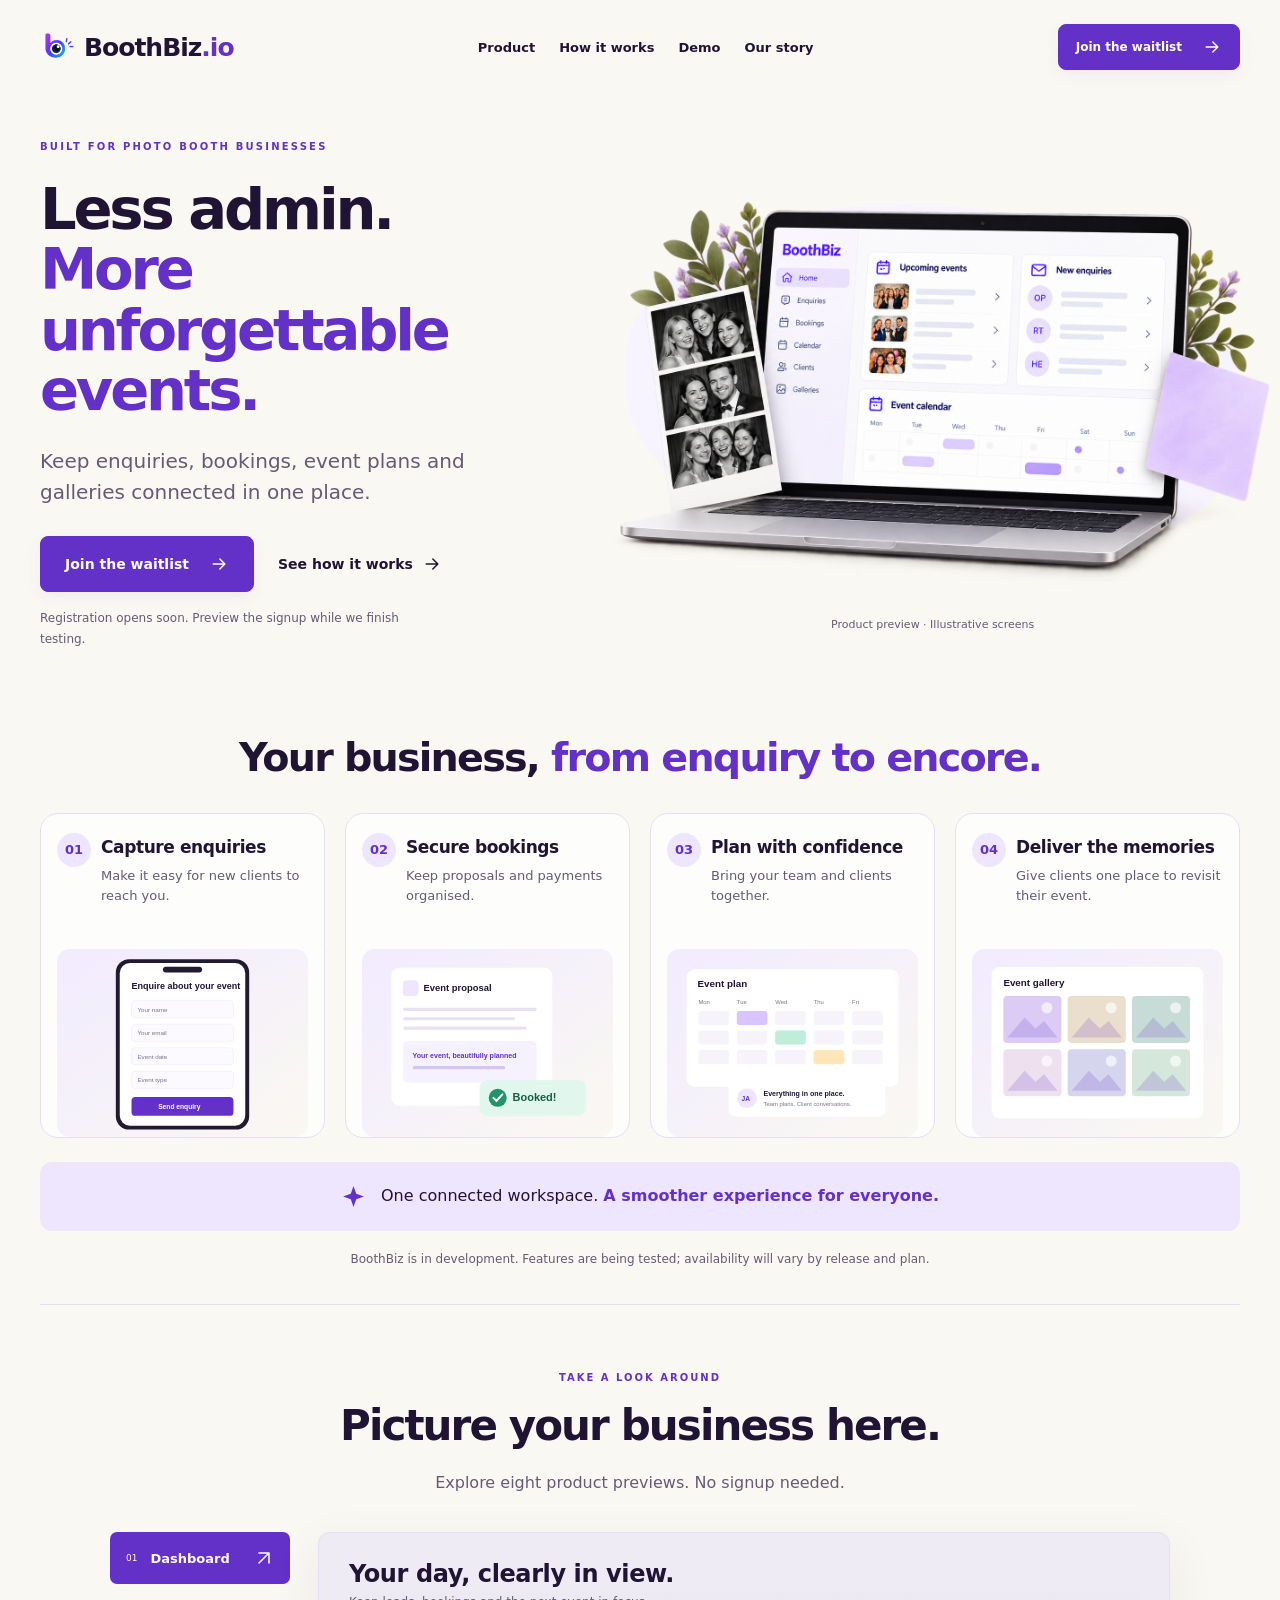
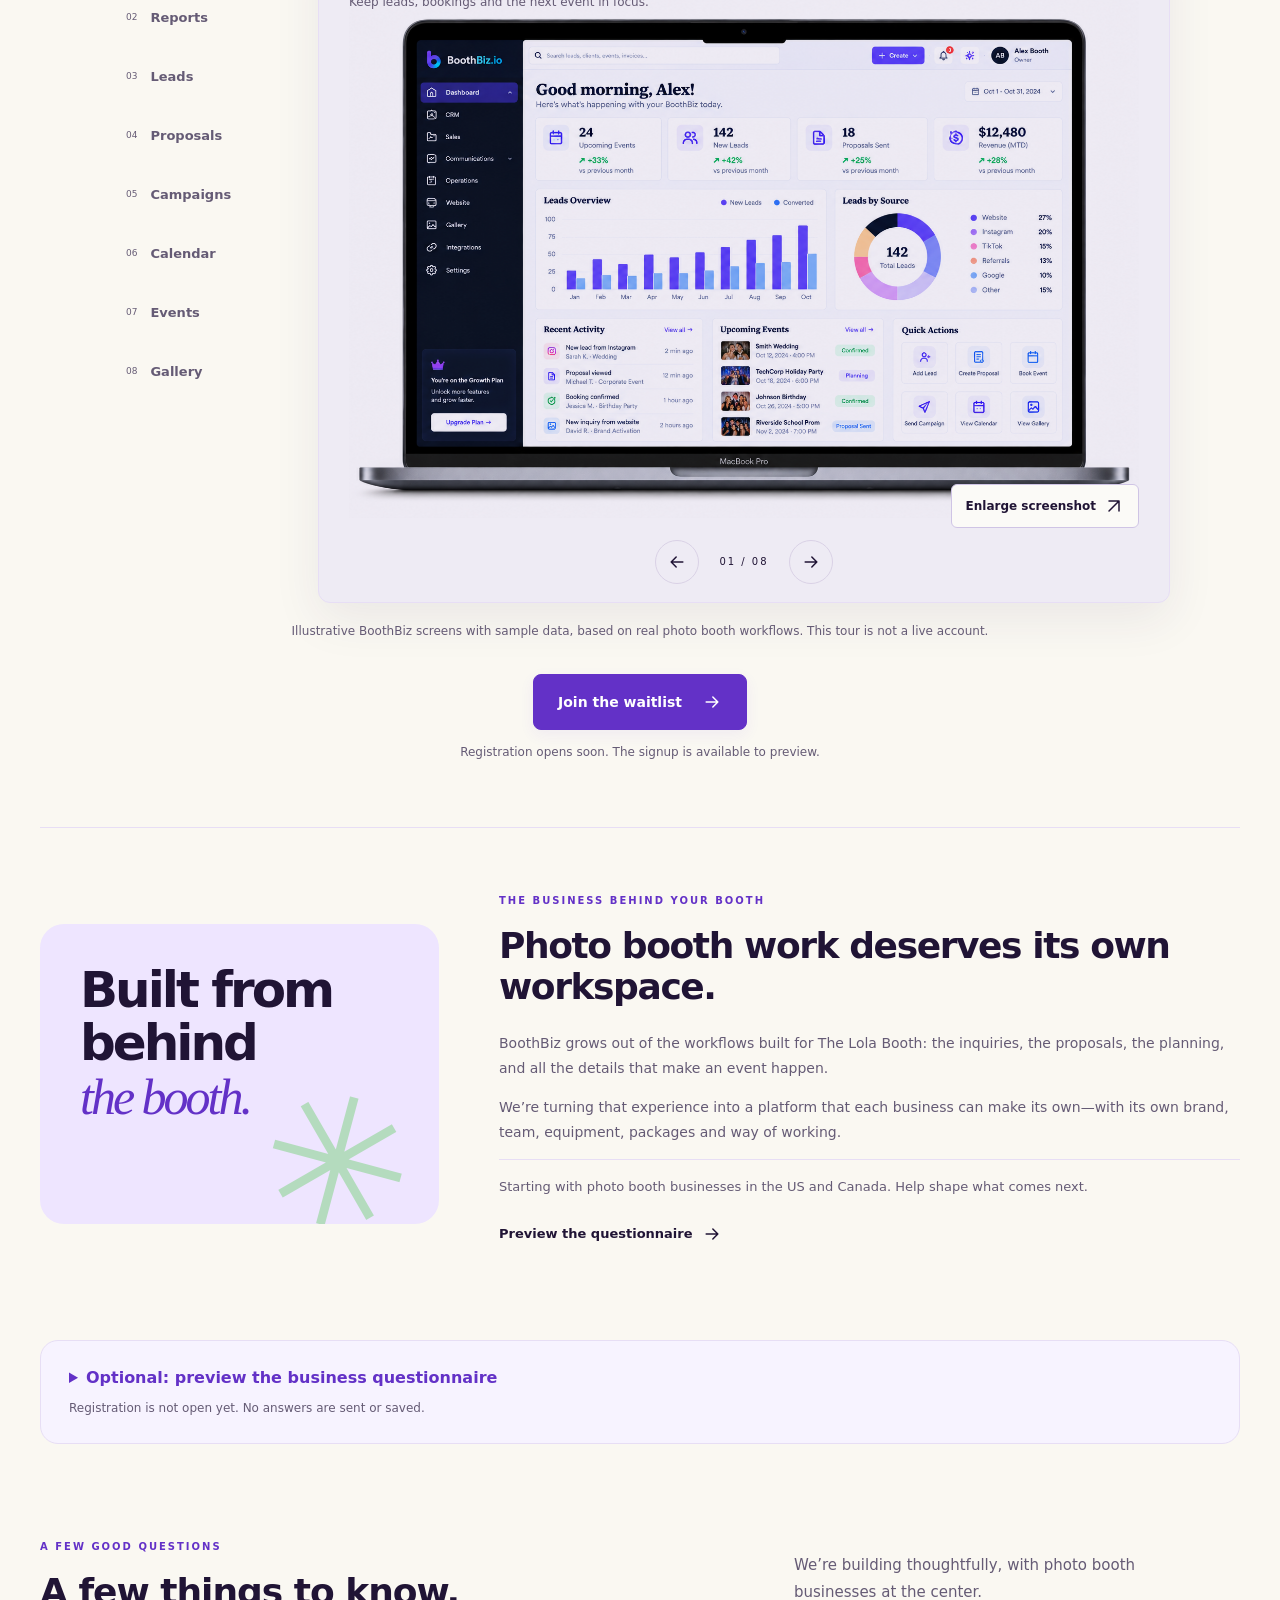
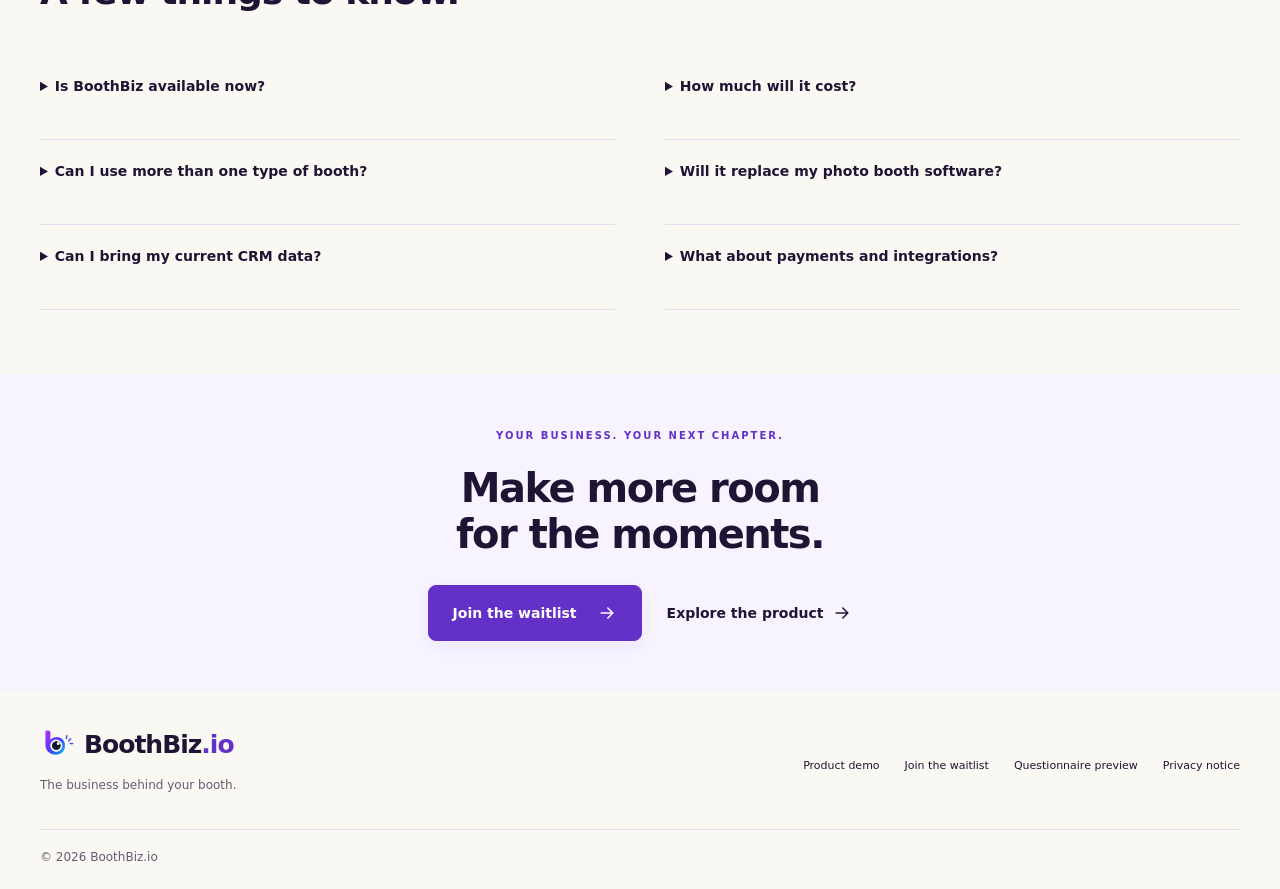
<file: index.html>
<!doctype html><html lang="en"><head><meta charset="utf-8"><meta name="viewport" content="width=device-width,initial-scale=1"><link rel="canonical" href="https://www.boothbiz.io/"><meta property="og:type" content="website"><meta property="og:title" content="BoothBiz — The business behind your booth"><meta property="og:description" content="Explore BoothBiz, a business management platform being built for photo booth owners. Preview tools for bookings, clients, and event operations."><meta property="og:url" content="https://www.boothbiz.io/"><meta property="og:image" content="https://www.boothbiz.io/assets/preview-overview.png"><meta name="twitter:card" content="summary_large_image"><meta name="twitter:description" content="Explore BoothBiz, a business management platform being built for photo booth owners. Preview tools for bookings, clients, and event operations."><meta name="description" content="Explore BoothBiz, a business management platform being built for photo booth owners. Preview tools for bookings, clients, and event operations."><meta name="theme-color" content="#6535f5"><title>BoothBiz — The business behind your booth</title><link rel="icon" href="assets/favicon.png"><link rel="stylesheet" href="design-tokens.css"><link rel="stylesheet" href="styles.css"><link rel="stylesheet" href="concept.css"><script src="script.js" defer></script></head><body>
<a class="skip" href="#main">Skip to content</a>
<header><a class="brand" href="#"><img src="assets/logo.png" alt="">BoothBiz<span>.io</span></a><nav aria-label="Main navigation" id="nav"><a href="#product">Product</a><a href="#how-it-works">How it works</a><a href="#demo">Demo</a><a href="#our-story">Our story</a></nav><a class="button small" href="/waitlist.html" data-waitlist-cta="header" aria-describedby="waitlist-availability">Join the waitlist <span aria-hidden="true"><svg class="arrow-icon" aria-hidden="true" focusable="false" viewBox="0 0 24 24"><path d="M5 12h14m-6-6 6 6-6 6"/></svg></span></a><button class="menu" aria-controls="nav" aria-expanded="false" aria-label="Open navigation"><svg class="menu-icon" aria-hidden="true" focusable="false" viewBox="0 0 24 24"><path d="M4 6h16M4 12h16M4 18h16"/></svg></button></header>
<main id="main">
<section class="concept-hero wrap" id="product" aria-labelledby="hero-heading">
 <div class="concept-copy"><p class="eyebrow">BUILT FOR PHOTO BOOTH BUSINESSES</p>
 <h1 id="hero-heading">Less admin.<br> <em>More unforgettable events.</em></h1>
 <p class="concept-lead">Keep enquiries, bookings, event plans and galleries connected in one place.</p>
 <div class="concept-actions"><a class="button" href="/waitlist.html" data-waitlist-cta="hero" aria-describedby="waitlist-availability">Join the waitlist <svg class="arrow-icon" aria-hidden="true" focusable="false" viewBox="0 0 24 24"><path d="M5 12h14m-6-6 6 6-6 6"/></svg></a><a class="text-link" href="#how-it-works">See how it works <svg class="arrow-icon" aria-hidden="true" focusable="false" viewBox="0 0 24 24"><path d="M5 12h14m-6-6 6 6-6 6"/></svg></a></div><p class="footnote" id="waitlist-availability">Registration opens soon. Preview the signup while we finish testing.</p>
 </div>
 <figure class="concept-art"><img src="assets/concept/hero-laptop.png" width="1536" height="1024" fetchpriority="high" alt="Illustrative BoothBiz dashboard on a laptop with a photo-booth strip."><figcaption>Product preview · Illustrative screens</figcaption></figure>
</section>
<section class="concept-workflow wrap" id="how-it-works" aria-labelledby="workflow-heading">
 <h2 id="workflow-heading">Your business, <em>from enquiry to encore.</em></h2>
 <div class="workflow-cards"><article class="workflow-card"><div class="workflow-title"><span aria-hidden="true">01</span><div><h3>Capture enquiries</h3><p>Make it easy for new clients to reach you.</p></div></div><img src="assets/concept/01-capture-enquiries.svg" width="640" height="480" alt="" aria-hidden="true" loading="lazy"></article>
<article class="workflow-card"><div class="workflow-title"><span aria-hidden="true">02</span><div><h3>Secure bookings</h3><p>Keep proposals and payments organised.</p></div></div><img src="assets/concept/02-secure-bookings.svg" width="640" height="480" alt="" aria-hidden="true" loading="lazy"></article>
<article class="workflow-card"><div class="workflow-title"><span aria-hidden="true">03</span><div><h3>Plan with confidence</h3><p>Bring your team and clients together.</p></div></div><img src="assets/concept/03-plan-with-confidence.svg" width="640" height="480" alt="" aria-hidden="true" loading="lazy"></article>
<article class="workflow-card"><div class="workflow-title"><span aria-hidden="true">04</span><div><h3>Deliver the memories</h3><p>Give clients one place to revisit their event.</p></div></div><img src="assets/concept/04-deliver-memories.svg" width="640" height="480" alt="" aria-hidden="true" loading="lazy"></article></div>
 <p class="benefit-strip"><svg viewBox="0 0 24 24" aria-hidden="true" focusable="false"><path d="m12 2 2.6 7.4L22 12l-7.4 2.6L12 22l-2.6-7.4L2 12l7.4-2.6Z"/></svg><span>One connected workspace. <strong>A smoother experience for everyone.</strong></span></p>
 <p class="footnote center">BoothBiz is in development. Features are being tested; availability will vary by release and plan.</p>
</section>
<section class="section wrap" id="demo"><div class="center"><div class="eyebrow">TAKE A LOOK AROUND</div><h2>Picture your business here.</h2><p>Explore eight product previews. No signup needed.</p></div><div class="tour-layout"><div role="tablist" aria-label="Product preview screens" class="tour-tabs"><button id="tab-overview" role="tab" aria-controls="demo-panel" aria-selected="true" tabindex="0" data-screen="overview"><span>01</span>Dashboard<b aria-hidden="true"><svg class="arrow-icon" aria-hidden="true" focusable="false" viewBox="0 0 24 24"><path d="M6 18 18 6M6 6h12v12"/></svg></b></button><button id="tab-analytics" role="tab" aria-controls="demo-panel" aria-selected="false" tabindex="-1" data-screen="analytics"><span>02</span>Reports<b aria-hidden="true"><svg class="arrow-icon" aria-hidden="true" focusable="false" viewBox="0 0 24 24"><path d="M6 18 18 6M6 6h12v12"/></svg></b></button><button id="tab-leads" role="tab" aria-controls="demo-panel" aria-selected="false" tabindex="-1" data-screen="leads"><span>03</span>Leads<b aria-hidden="true"><svg class="arrow-icon" aria-hidden="true" focusable="false" viewBox="0 0 24 24"><path d="M6 18 18 6M6 6h12v12"/></svg></b></button><button id="tab-proposals" role="tab" aria-controls="demo-panel" aria-selected="false" tabindex="-1" data-screen="proposals"><span>04</span>Proposals<b aria-hidden="true"><svg class="arrow-icon" aria-hidden="true" focusable="false" viewBox="0 0 24 24"><path d="M6 18 18 6M6 6h12v12"/></svg></b></button><button id="tab-campaigns" role="tab" aria-controls="demo-panel" aria-selected="false" tabindex="-1" data-screen="campaigns"><span>05</span>Campaigns<b aria-hidden="true"><svg class="arrow-icon" aria-hidden="true" focusable="false" viewBox="0 0 24 24"><path d="M6 18 18 6M6 6h12v12"/></svg></b></button><button id="tab-calendar" role="tab" aria-controls="demo-panel" aria-selected="false" tabindex="-1" data-screen="calendar"><span>06</span>Calendar<b aria-hidden="true"><svg class="arrow-icon" aria-hidden="true" focusable="false" viewBox="0 0 24 24"><path d="M6 18 18 6M6 6h12v12"/></svg></b></button><button id="tab-events" role="tab" aria-controls="demo-panel" aria-selected="false" tabindex="-1" data-screen="events"><span>07</span>Events<b aria-hidden="true"><svg class="arrow-icon" aria-hidden="true" focusable="false" viewBox="0 0 24 24"><path d="M6 18 18 6M6 6h12v12"/></svg></b></button><button id="tab-gallery" role="tab" aria-controls="demo-panel" aria-selected="false" tabindex="-1" data-screen="gallery"><span>08</span>Gallery<b aria-hidden="true"><svg class="arrow-icon" aria-hidden="true" focusable="false" viewBox="0 0 24 24"><path d="M6 18 18 6M6 6h12v12"/></svg></b></button></div><div id="demo-panel" class="tour-panel" role="tabpanel" aria-labelledby="tab-overview"><div class="tour-caption" aria-live="polite"><h3 id="tour-title">Your day, clearly in view.</h3><p id="tour-copy">Keep leads, bookings and the next event in focus.</p></div><img id="tour-image" src="assets/preview-overview.png" alt="Illustrative BoothBiz Dashboard product screen" width="1200" height="800" loading="lazy"><div class="demo-actions"><button id="enlarge-screen" type="button" class="enlarge-button" aria-haspopup="dialog">Enlarge screenshot <span aria-hidden="true"><svg class="arrow-icon" aria-hidden="true" focusable="false" viewBox="0 0 24 24"><path d="M6 18 18 6M6 6h12v12"/></svg></span></button></div><div class="tour-controls"><button id="previous" aria-label="Previous demo screen"><svg class="arrow-icon" aria-hidden="true" focusable="false" viewBox="0 0 24 24"><path d="M19 12H5m6-6-6 6 6 6"/></svg></button><span id="tour-count">01 / 08</span><button id="next" aria-label="Next demo screen"><svg class="arrow-icon" aria-hidden="true" focusable="false" viewBox="0 0 24 24"><path d="M5 12h14m-6-6 6 6-6 6"/></svg></button></div></div></div><p class="footnote center">Illustrative BoothBiz screens with sample data, based on real photo booth workflows. This tour is not a live account.</p><div class="waitlist-invite"><a class="button" href="/waitlist.html" data-waitlist-cta="demo" aria-describedby="waitlist-availability">Join the waitlist <svg class="arrow-icon" aria-hidden="true" focusable="false" viewBox="0 0 24 24"><path d="M5 12h14m-6-6 6 6-6 6"/></svg></a><p class="footnote">Registration opens soon. The signup is available to preview.</p></div></section>
<section class="section wrap story" id="our-story"><div class="story-mark" aria-hidden="true">Built from<br>behind<br> <em>the booth.</em><span>✳</span></div><div><div class="eyebrow">THE BUSINESS BEHIND YOUR BOOTH</div><h2>Photo booth work deserves its own workspace.</h2><p>BoothBiz grows out of the workflows built for The Lola Booth: the inquiries, the proposals, the planning, and all the details that make an event happen.</p><p>We’re turning that experience into a platform that each business can make its own—with its own brand, team, equipment, packages and way of working.</p><p class="story-note">Starting with photo booth businesses in the US and Canada. Help shape what comes next.</p><a class="text-link" href="#waitlist">Preview the questionnaire <svg class="arrow-icon" aria-hidden="true" focusable="false" viewBox="0 0 24 24"><path d="M5 12h14m-6-6 6 6-6 6"/></svg></a></div></section>
<details class="questionnaire-disclosure wrap" id="waitlist"><summary>Optional: preview the business questionnaire<span>Registration is not open yet. No answers are sent or saved.</span></summary><section class="section tint" id="questionnaire-content" aria-label="Business questionnaire preview"><div class="wrap waitlist-grid"><div class="waitlist-intro"><div class="eyebrow">BUSINESS QUESTIONNAIRE · PREVIEW ONLY</div><h2>Your next chapter<br>starts here.</h2><p>Registration is not open yet. No answers are sent or saved. This optional questionnaire preview shows the business needs we’re designing around. Please do not enter personal information.</p><ul class="plain-list"><li><span>✓</span> No payment or account required</li><li><span>✓</span> Preview the equipment and software questions</li><li><span>✓</span> No answers are sent or saved in this preview</li></ul><div class="next-card"><strong>What happens next?</strong><p>When registration opens, you’ll be able to join with your email first, then optionally tell us about your business. We’ll share confirmed availability here; no launch date or invitation is guaranteed.</p></div><p class="footnote">Plans and launch pricing will be shared when confirmed.</p></div><div class="form-shell"><form id="waitlist-form" novalidate><p id="save-availability" class="hint" role="status">Questionnaire preview only. Registration is not open yet. No answers are sent or saved.</p><div class="form-header"><span id="step-label">01 / 04</span><span id="step-name">Your business</span></div><div class="progress" aria-hidden="true"><span></span></div><div id="form-error" role="alert" hidden></div><nav class="questionnaire-steps" aria-label="Questionnaire preview steps"><button type="button" data-preview-step="0" aria-current="step"><span>01</span> Business</button><button type="button" data-preview-step="1"><span>02</span> Equipment</button><button type="button" data-preview-step="2"><span>03</span> Workflow</button><button type="button" data-preview-step="3"><span>04</span> Looking ahead</button></nav><p class="preview-navigation-note">Explore freely: no answers are required.</p>
<fieldset class="step" data-step="0"><legend>First, an introduction.</legend><p class="field-intro">Preview the questions we plan to ask. No answers are needed to explore any step.</p><div class="two"><label>Your name<input name="name" disabled autocomplete="name" maxlength="100"></label><label>Business email<input name="email" disabled autocomplete="email" type="email" maxlength="254"></label></div><label>Business name<input name="business_name" disabled autocomplete="organization" maxlength="150"></label><div class="two"><label>Country<select name="country"><option value="">Select country</option><option value="US">United States</option><option value="CA">Canada</option><option value="OTHER">Other</option></select></label><label>City / region<input name="location" disabled autocomplete="address-level2" maxlength="150"></label></div><label>Website or social profile <span class="optional">Optional</span><input name="website" disabled placeholder="Your website or @handle" maxlength="300"></label><label>How long have you been in business?<select name="business_age"><option value="">Select an answer</option><option>Planning to launch</option><option>Less than 1 year</option><option>1–2 years</option><option>3–5 years</option><option>6–10 years</option><option>More than 10 years</option></select></label></fieldset>
<fieldset class="step" data-step="1" hidden><legend>Tell us about your setup.</legend><p class="field-intro">Try the equipment and software selections, or move on without answering. Nothing is sent or saved.</p><div class="question"><h3>What equipment or experiences do you offer?</h3><div class="choices"><div class="choice-row"><label class="choice" for="equipment-0"><input id="equipment-0" type="checkbox" name="equipment" value="DSLR / mirrorless photo booth"><span>DSLR / mirrorless photo booth</span></label><label class="quantity" hidden data-for="equipment-0">Units<input aria-label="Number of DSLR / mirrorless photo booth units" type="number" name="quantity_0" min="0" max="10000" inputmode="numeric"></label></div><div class="choice-row"><label class="choice" for="equipment-1"><input id="equipment-1" type="checkbox" name="equipment" value="iPad / tablet photo booth"><span>iPad / tablet photo booth</span></label><label class="quantity" hidden data-for="equipment-1">Units<input aria-label="Number of iPad / tablet photo booth units" type="number" name="quantity_1" min="0" max="10000" inputmode="numeric"></label></div><div class="choice-row"><label class="choice" for="equipment-2"><input id="equipment-2" type="checkbox" name="equipment" value="360 video booth"><span>360 video booth</span></label><label class="quantity" hidden data-for="equipment-2">Units<input aria-label="Number of 360 video booth units" type="number" name="quantity_2" min="0" max="10000" inputmode="numeric"></label></div><div class="choice-row"><label class="choice" for="equipment-3"><input id="equipment-3" type="checkbox" name="equipment" value="Mirror booth"><span>Mirror booth</span></label><label class="quantity" hidden data-for="equipment-3">Units<input aria-label="Number of Mirror booth units" type="number" name="quantity_3" min="0" max="10000" inputmode="numeric"></label></div><div class="choice-row"><label class="choice" for="equipment-4"><input id="equipment-4" type="checkbox" name="equipment" value="Magazine booth"><span>Magazine booth</span></label><label class="quantity" hidden data-for="equipment-4">Units<input aria-label="Number of Magazine booth units" type="number" name="quantity_4" min="0" max="10000" inputmode="numeric"></label></div><div class="choice-row"><label class="choice" for="equipment-5"><input id="equipment-5" type="checkbox" name="equipment" value="Enclosed photo booth"><span>Enclosed photo booth</span></label><label class="quantity" hidden data-for="equipment-5">Units<input aria-label="Number of Enclosed photo booth units" type="number" name="quantity_5" min="0" max="10000" inputmode="numeric"></label></div><div class="choice-row"><label class="choice" for="equipment-6"><input id="equipment-6" type="checkbox" name="equipment" value="Roaming photo booth"><span>Roaming photo booth</span></label><label class="quantity" hidden data-for="equipment-6">Units<input aria-label="Number of Roaming photo booth units" type="number" name="quantity_6" min="0" max="10000" inputmode="numeric"></label></div><div class="choice-row"><label class="choice" for="equipment-7"><input id="equipment-7" type="checkbox" name="equipment" value="Audio guest book"><span>Audio guest book</span></label><label class="quantity" hidden data-for="equipment-7">Units<input aria-label="Number of Audio guest book units" type="number" name="quantity_7" min="0" max="10000" inputmode="numeric"></label></div><div class="choice-row"><label class="choice" for="equipment-8"><input id="equipment-8" type="checkbox" name="equipment" value="Other"><span>Other</span></label></div></div><label class="other" hidden id="equipment-other-wrap">Tell us what else you use<input name="equipment_other" maxlength="300" placeholder="Please specify" disabled></label></div><div class="question"><h3>Which photo booth or capture software do you use?</h3><p class="hint">Select every tool you use across your equipment.</p><div class="choices"><div class="choice-row"><label class="choice" for="software-0"><input id="software-0" type="checkbox" name="software" value="Fiesta"><span>Fiesta</span></label></div><div class="choice-row"><label class="choice" for="software-1"><input id="software-1" type="checkbox" name="software" value="LumaBooth / dslrBooth"><span>LumaBooth / dslrBooth</span></label></div><div class="choice-row"><label class="choice" for="software-2"><input id="software-2" type="checkbox" name="software" value="Snappic"><span>Snappic</span></label></div><div class="choice-row"><label class="choice" for="software-3"><input id="software-3" type="checkbox" name="software" value="Touchpix"><span>Touchpix</span></label></div><div class="choice-row"><label class="choice" for="software-4"><input id="software-4" type="checkbox" name="software" value="Darkroom Booth"><span>Darkroom Booth</span></label></div><div class="choice-row"><label class="choice" for="software-5"><input id="software-5" type="checkbox" name="software" value="Breeze"><span>Breeze</span></label></div><div class="choice-row"><label class="choice" for="software-6"><input id="software-6" type="checkbox" name="software" value="Curator"><span>Curator</span></label></div><div class="choice-row"><label class="choice" for="software-7"><input id="software-7" type="checkbox" name="software" value="Other"><span>Other</span></label></div><div class="choice-row"><label class="choice" for="software-8"><input id="software-8" type="checkbox" name="software" value="None yet / still exploring"><span>None yet / still exploring</span></label></div></div><label class="other" hidden id="software-other-wrap">Tell us what else you use<input name="software_other" maxlength="300" placeholder="Please specify" disabled></label></div><div class="two"><label>Typical events per month <span class="optional">Optional</span><select name="event_volume"><option value="">Select an answer</option><option>Not operating yet</option><option>1–4</option><option>5–10</option><option>11–20</option><option>21–40</option><option>41+</option><option>Varies seasonally</option></select></label><label>Team size, including you <span class="optional">Optional</span><select name="team_size"><option value="">Select an answer</option><option>Just me</option><option>2–5</option><option>6–10</option><option>11–20</option><option>21+</option></select></label></div></fieldset>
<fieldset class="step" data-step="2" hidden><legend>How do you run things today?</legend><p class="field-intro">Your capture software and your office tools do different jobs. Tell us about both.</p><div class="question"><h3>Which CRM or administrative tools do you use?</h3><p class="hint">Select all that apply, including manual methods.</p><div class="choices"><div class="choice-row"><label class="choice" for="crm-0"><input id="crm-0" type="checkbox" name="crm" value="HoneyBook"><span>HoneyBook</span></label></div><div class="choice-row"><label class="choice" for="crm-1"><input id="crm-1" type="checkbox" name="crm" value="Dubsado"><span>Dubsado</span></label></div><div class="choice-row"><label class="choice" for="crm-2"><input id="crm-2" type="checkbox" name="crm" value="17hats"><span>17hats</span></label></div><div class="choice-row"><label class="choice" for="crm-3"><input id="crm-3" type="checkbox" name="crm" value="BoothBook"><span>BoothBook</span></label></div><div class="choice-row"><label class="choice" for="crm-4"><input id="crm-4" type="checkbox" name="crm" value="Check Cherry"><span>Check Cherry</span></label></div><div class="choice-row"><label class="choice" for="crm-5"><input id="crm-5" type="checkbox" name="crm" value="Releventful"><span>Releventful</span></label></div><div class="choice-row"><label class="choice" for="crm-6"><input id="crm-6" type="checkbox" name="crm" value="Spreadsheets"><span>Spreadsheets</span></label></div><div class="choice-row"><label class="choice" for="crm-7"><input id="crm-7" type="checkbox" name="crm" value="Email / calendar"><span>Email / calendar</span></label></div><div class="choice-row"><label class="choice" for="crm-8"><input id="crm-8" type="checkbox" name="crm" value="Paper / notes"><span>Paper / notes</span></label></div><div class="choice-row"><label class="choice" for="crm-9"><input id="crm-9" type="checkbox" name="crm" value="Other"><span>Other</span></label></div><div class="choice-row"><label class="choice" for="crm-10"><input id="crm-10" type="checkbox" name="crm" value="None yet"><span>None yet</span></label></div></div><label class="other" hidden id="crm-other-wrap">Tell us what else you use<input name="crm_other" maxlength="300" placeholder="Please specify" disabled></label></div><div class="question"><h3>Which processes do you handle manually?</h3><div class="choices"><div class="choice-row"><label class="choice" for="manual-0"><input id="manual-0" type="checkbox" name="manual" value="Lead follow-ups"><span>Lead follow-ups</span></label></div><div class="choice-row"><label class="choice" for="manual-1"><input id="manual-1" type="checkbox" name="manual" value="Proposals and agreements"><span>Proposals and agreements</span></label></div><div class="choice-row"><label class="choice" for="manual-2"><input id="manual-2" type="checkbox" name="manual" value="Invoices and payment tracking"><span>Invoices and payment tracking</span></label></div><div class="choice-row"><label class="choice" for="manual-3"><input id="manual-3" type="checkbox" name="manual" value="Scheduling"><span>Scheduling</span></label></div><div class="choice-row"><label class="choice" for="manual-4"><input id="manual-4" type="checkbox" name="manual" value="Staff and equipment allocation"><span>Staff and equipment allocation</span></label></div><div class="choice-row"><label class="choice" for="manual-5"><input id="manual-5" type="checkbox" name="manual" value="Event planning"><span>Event planning</span></label></div><div class="choice-row"><label class="choice" for="manual-6"><input id="manual-6" type="checkbox" name="manual" value="Creative approvals"><span>Creative approvals</span></label></div><div class="choice-row"><label class="choice" for="manual-7"><input id="manual-7" type="checkbox" name="manual" value="Gallery delivery"><span>Gallery delivery</span></label></div><div class="choice-row"><label class="choice" for="manual-8"><input id="manual-8" type="checkbox" name="manual" value="Marketing"><span>Marketing</span></label></div><div class="choice-row"><label class="choice" for="manual-9"><input id="manual-9" type="checkbox" name="manual" value="Reporting"><span>Reporting</span></label></div></div></div><label>What are your biggest administrative challenges? <span class="optional">Optional</span><textarea name="challenges" disabled maxlength="2000" rows="3" placeholder="What takes too much time, gets missed, or makes growth difficult?"></textarea></label><label>Which workflows would you most like BoothBiz to help with? <span class="optional">Optional</span><textarea name="priorities" disabled maxlength="1000" rows="2" placeholder="Your top three priorities"></textarea></label></fieldset>
<fieldset class="step" data-step="3" hidden><legend>Help shape what’s next.</legend><p class="field-intro">Spending and time questions are optional. Estimates are welcome.</p><div class="two"><label>Currency<select name="currency"><option>USD</option><option>CAD</option></select></label><label>Monthly software spending<select name="current_spend"><option value="">Prefer not to answer</option><option>$0 — free tools / manual</option><option>$1–$49</option><option>$50–$99</option><option>$100–$199</option><option>$200–$399</option><option>$400+</option><option>Not sure</option></select></label></div><p class="hint">For CRM, scheduling, contracts, invoicing and marketing software. Exclude payment fees, ads, equipment and wages.</p><label>Hours your team spends on admin each week<select name="admin_hours"><option value="">Prefer not to answer</option><option>Under 5</option><option>5–10</option><option>11–20</option><option>21–40</option><option>Over 40</option><option>Not sure</option></select></label><label>Monthly budget you would consider for BoothBiz<select name="budget"><option value="">Prefer not to answer</option><option>Under $50</option><option>$50–$99</option><option>$100–$199</option><option>$200+</option><option>I need to try it first</option><option>Not sure</option></select></label><p class="hint">This is research, not a price offer or commitment.</p><label>When might you consider a new system?<select name="switch_timing"><option value="">Select an answer (optional)</option><option>As soon as it fits my needs</option><option>Within 3 months</option><option>Within 6 months</option><option>Later / just exploring</option></select></label><label class="check-line"><input name="research_consent" type="checkbox">I’m open to a product feedback conversation or demo invitation. <span class="optional">Optional</span></label><label class="check-line"><input name="consent" type="checkbox">I agree that BoothBiz may store these answers and contact me about my waitlist application and early access when registration opens. <a href="privacy.html" target="_blank" rel="noopener">How we use your information</a></label><label class="check-line"><input name="updates_consent" type="checkbox">Send me occasional product and launch updates. <span class="optional">Optional</span></label><div class="trap" aria-hidden="true"><label>Leave this blank<input name="company_url" tabindex="-1" autocomplete="off"></label></div><p class="hint">Registration is not open yet. This questionnaire is a preview; please do not enter personal information.</p></fieldset><div class="form-actions"><button type="button" id="back" class="back" hidden><svg class="arrow-icon" aria-hidden="true" focusable="false" viewBox="0 0 24 24"><path d="M19 12H5m6-6-6 6 6 6"/></svg> Back</button><button type="button" id="continue" class="button">Preview next step <svg class="arrow-icon" aria-hidden="true" focusable="false" viewBox="0 0 24 24"><path d="M5 12h14m-6-6 6 6-6 6"/></svg></button><button type="submit" id="submit" class="button" hidden disabled>Applications open soon</button></div><p class="footnote">No password, payment details, or equipment serial numbers needed.</p></form><div id="success" hidden role="status" tabindex="-1"><span class="success-mark">✓</span><div class="eyebrow">APPLICATION SAVED</div><h3>You’re on the list.</h3><p>Thank you for telling us about your business. Your application has been saved for review.</p><p>No account has been created and no email has been sent.</p><a class="text-link" href="#demo">Take another look around <svg class="arrow-icon" aria-hidden="true" focusable="false" viewBox="0 0 24 24"><path d="M5 12h14m-6-6 6 6-6 6"/></svg></a></div></div></div></section>
</details>
<section class="section wrap" id="faq"><div class="section-intro"><div><div class="eyebrow">A FEW GOOD QUESTIONS</div><h2>A few things to know.</h2></div><p>We’re building thoughtfully, with photo booth businesses at the center.</p></div><div class="faq-grid"><details><summary>Is BoothBiz available now?</summary><p>BoothBiz is in development. Early-access registration is not open yet. The product tour and questionnaire are previews; neither creates a business account.</p></details><details><summary>How much will it cost?</summary><p>Subscription plans and launch pricing are being developed. We’ll share confirmed details before you’re asked to pay. There is no payment or purchase in this preview.</p></details><details><summary>Can I use more than one type of booth?</summary><p>BoothBiz is being designed for businesses with different experiences and equipment. The optional questionnaire preview shows the equipment types we’re designing around.</p></details><details><summary>Will it replace my photo booth software?</summary><p>BoothBiz focuses on managing the business around your events. Your photo booth capture software is a separate tool. Planned integrations will be announced as they become available.</p></details><details><summary>Can I bring my current CRM data?</summary><p>The optional questionnaire preview includes questions about current tools and migration needs. Migration tools and support are being planned; no automatic import is promised at this stage.</p></details><details><summary>What about payments and integrations?</summary><p>Provider integrations are planned and currently deferred. The demo uses sample data and does not take payments or send campaigns.</p></details></div></section>
<section class="closing"><div class="wrap"><span class="eyebrow">YOUR BUSINESS. YOUR NEXT CHAPTER.</span><h2>Make more room<br>for the moments.</h2><div class="closing-actions"><a class="button light" href="/waitlist.html" data-waitlist-cta="closing" aria-describedby="waitlist-availability">Join the waitlist <svg class="arrow-icon" aria-hidden="true" focusable="false" viewBox="0 0 24 24"><path d="M5 12h14m-6-6 6 6-6 6"/></svg></a><a class="text-link" href="#demo">Explore the product <svg class="arrow-icon" aria-hidden="true" focusable="false" viewBox="0 0 24 24"><path d="M5 12h14m-6-6 6 6-6 6"/></svg></a></div></div></section></main><dialog id="screenshot-viewer" aria-labelledby="viewer-title"><div class="viewer-header"><div><h2 id="viewer-title">Dashboard preview</h2><p>Illustrative screen · sample data. Scroll or swipe the image to inspect details.</p></div><button type="button" id="close-viewer" class="icon-button" aria-label="Close enlarged screenshot"><svg class="arrow-icon" aria-hidden="true" focusable="false" viewBox="0 0 24 24"><path d="m6 6 12 12M18 6 6 18"/></svg></button></div><div class="viewer-toolbar"><button type="button" id="viewer-previous" class="icon-button" aria-label="Previous enlarged screenshot"><svg class="arrow-icon" aria-hidden="true" focusable="false" viewBox="0 0 24 24"><path d="M19 12H5m6-6-6 6 6 6"/></svg></button><span id="viewer-count">01 / 08</span><button type="button" id="viewer-next" class="icon-button" aria-label="Next enlarged screenshot"><svg class="arrow-icon" aria-hidden="true" focusable="false" viewBox="0 0 24 24"><path d="M5 12h14m-6-6 6 6-6 6"/></svg></button><button type="button" id="viewer-fit" class="fit-button" aria-pressed="false">Fit to screen</button></div><div class="viewer-image-area" tabindex="0" aria-label="Scrollable enlarged product screenshot"><img id="viewer-image" src="assets/preview-overview.png" alt="Enlarged illustrative BoothBiz Dashboard screen with sample data" width="1200" height="800"></div></dialog><footer class="wrap"><div><a class="brand" href="#"><img src="assets/logo.png" alt="">BoothBiz<span>.io</span></a><p>The business behind your booth.</p></div><div><a href="#demo">Product demo</a><a href="/waitlist.html" data-waitlist-cta="footer" aria-describedby="waitlist-availability">Join the waitlist</a><a href="#waitlist">Questionnaire preview</a><a href="privacy.html">Privacy notice</a></div><p class="copyright">© <span id="year"></span> BoothBiz.io</p></footer></body></html>
</file>
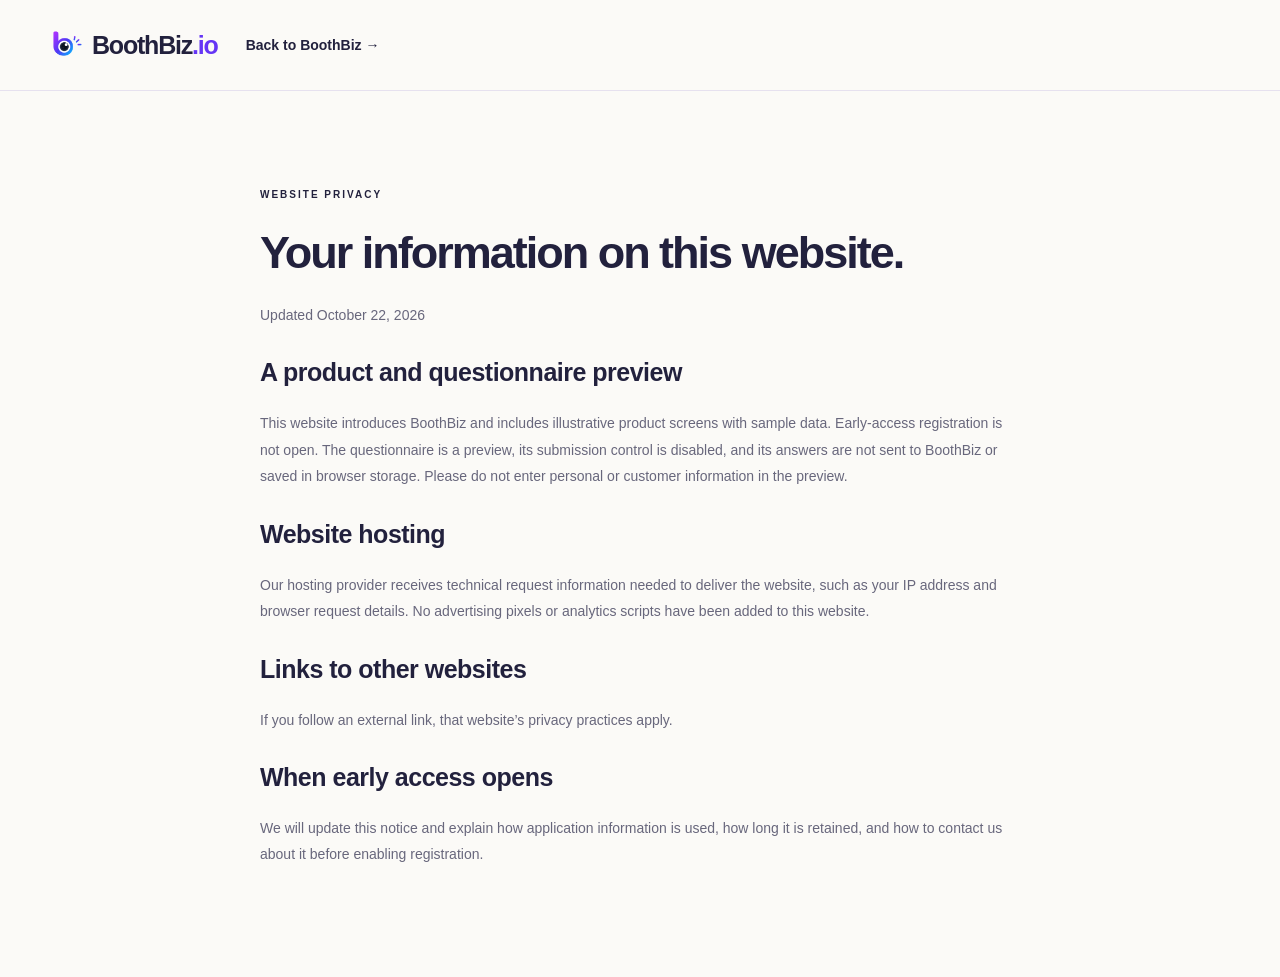
<file: privacy.html>
<!doctype html><html lang="en"><head><meta charset="utf-8"><meta name="viewport" content="width=device-width,initial-scale=1"><title>Website privacy notice — BoothBiz</title><link rel="canonical" href="https://www.boothbiz.io/privacy.html"><link rel="stylesheet" href="styles.css"></head><body><header><a href="/" class="brand"><img src="assets/logo.png" alt="">BoothBiz<span>.io</span></a><a href="/" class="text-link">Back to BoothBiz →</a></header><main class="legal wrap section"><div class="eyebrow">WEBSITE PRIVACY</div><h1 style="font-size:45px;letter-spacing:-2px">Your information on this website.</h1><p>Updated October 22, 2026</p><h2>A product and questionnaire preview</h2><p>This website introduces BoothBiz and includes illustrative product screens with sample data. Early-access registration is not open. The questionnaire is a preview, its submission control is disabled, and its answers are not sent to BoothBiz or saved in browser storage. Please do not enter personal or customer information in the preview.</p><h2>Website hosting</h2><p>Our hosting provider receives technical request information needed to deliver the website, such as your IP address and browser request details. No advertising pixels or analytics scripts have been added to this website.</p><h2>Links to other websites</h2><p>If you follow an external link, that website’s privacy practices apply.</p><h2>When early access opens</h2><p>We will update this notice and explain how application information is used, how long it is retained, and how to contact us about it before enabling registration.</p></main></body></html>
</file>
<file: design-tokens.css>
/* Starting tokens for the approved visual direction. Verify final contrast in context. */
:root {
  --bb-cream: #faf8f2;
  --bb-white: #ffffff;
  --bb-purple: #6331c7;
  --bb-purple-hover: #4f24a8;
  --bb-lilac: #eee5ff;
  --bb-lilac-soft: #f7f3ff;
  --bb-ink: #201435;
  --bb-muted: #655b75;
  --bb-border: #e7def5;
  --bb-success-bg: #e1f6ed;
  --bb-success-ink: #155e46;
  --bb-radius-sm: 0.625rem;
  --bb-radius-card: 1.125rem;
  --bb-radius-large: 1.75rem;
  --bb-shadow: 0 16px 48px rgb(55 32 95 / 8%);
  --bb-content-width: 1200px;
  --bb-section-gap: clamp(3.5rem, 7vw, 6rem);
  --bb-font: Inter, ui-sans-serif, system-ui, -apple-system, BlinkMacSystemFont, "Segoe UI", sans-serif;
}
/* These are design inputs, not a complete stylesheet. Do not import global reset rules blindly. */
</file>
<file: styles.css>
:root{--ink:#22213d;--muted:#68677c;--purple:#6535f5;--paper:#fbfaf7;--line:#e6e1ef;--lilac:#eee8ff;--green:#d8f2de;font-family:Inter,ui-sans-serif,-apple-system,BlinkMacSystemFont,"Segoe UI",sans-serif;color:var(--ink);background:var(--paper);font-synthesis:none}*{box-sizing:border-box}html{scroll-behavior:smooth;scroll-padding-top:100px}body{margin:0}a{color:inherit;text-decoration:none}button,input,select,textarea{font:inherit}button,a,input,select,textarea{touch-action:manipulation}button,a{ -webkit-tap-highlight-color:transparent}button{cursor:pointer}a:focus-visible,button:focus-visible,input:focus-visible,select:focus-visible,textarea:focus-visible,summary:focus-visible{outline:3px solid #956fff;outline-offset:4px}[hidden]{display:none!important}.wrap{max-width:1260px;width:calc(100% - 96px);margin-inline:auto}.stage-bar{background:var(--ink);color:#fff;text-align:center;font-size:10px;font-weight:750;letter-spacing:1.4px;padding:9px 20px}.stage-bar span{font-weight:400;letter-spacing:.2px;margin-left:18px;color:#ddd6f1}header{display:flex;align-items:center;gap:28px;max-width:1440px;margin:auto;padding:23px 48px;border-bottom:1px solid var(--line);background:var(--paper)}.brand{font-size:25px;font-weight:800;letter-spacing:-1.2px;display:inline-flex;align-items:center;white-space:nowrap}.brand img{height:35px;width:35px;object-fit:contain;margin-right:9px}.brand span{color:var(--purple)}nav{display:flex;gap:28px;margin:auto;font-size:13px;font-weight:600}nav a:hover,.text-link:hover{color:var(--purple)}.button{border:1px solid var(--purple);background:var(--purple);color:#fff;border-radius:8px;padding:17px 24px;display:inline-flex;gap:20px;align-items:center;justify-content:center;font-size:14px;font-weight:650;box-shadow:0 5px 15px #6535f510;transition:background .2s,transform .2s}.button:hover{background:#5024da;transform:translateY(-1px)}.button:disabled{opacity:.55;cursor:wait;transform:none}.small{padding:12px 17px;font-size:12px}.menu{display:none}.skip{position:absolute;left:15px;top:-100px;background:white;padding:15px;z-index:10}.skip:focus{top:0}.hero{padding-top:72px;text-align:center}.eyebrow{font-size:10px;font-weight:750;letter-spacing:2px;line-height:1.8}.status-dot{width:7px;height:7px;display:inline-block;border-radius:50%;background:var(--purple);margin-right:5px}h1,h2,h3,p{margin-top:0}h1{font-size:clamp(43px,5.5vw,78px);font-weight:600;line-height:1.06;letter-spacing:-4px;margin:25px 0}h1 em,h2 em{color:var(--purple);font-style:normal}.hero-copy{max-width:610px;margin:0 auto;color:var(--muted);line-height:1.7;font-size:17px}.actions{display:flex;justify-content:center;gap:28px;align-items:center;margin:29px 0 45px}.text-link{font-size:14px;font-weight:650}.hero-visual{max-width:1080px;margin:auto;border-radius:18px 18px 4px 4px;background:var(--lilac);padding:22px 38px 16px;position:relative;overflow:hidden;border:1px solid #ded3fd}.hero-visual img{display:block;width:92%;height:auto;max-width:840px;margin:-35px auto -35px;mix-blend-mode:multiply}.visual-top,.visual-bottom{display:flex;justify-content:space-between;align-items:center;position:relative;z-index:1;text-align:left;gap:15px}.visual-top{font-size:9px;font-weight:700;letter-spacing:1.5px}.preview-pill{padding:7px 12px;border-radius:20px;background:#ffffffa1;font-size:10px;letter-spacing:.1px;font-weight:500}.visual-bottom{font-size:11px;color:#53486e}.audience{padding:32px 10px 38px}.audience>span{font-size:9px;color:var(--muted);font-weight:700;letter-spacing:1.7px}.audience p{font-size:12px;margin:13px 0 0;color:#56546d;line-height:1.8}.audience b{margin:0 12px;color:#a49ab8}.section{padding-block:95px}.tint{background:#f1eef5}h2{font-size:clamp(32px,3.5vw,48px);font-weight:550;line-height:1.15;letter-spacing:-1.9px;margin:15px 0 23px}.section-intro{display:grid;grid-template-columns:1.5fr 1fr;gap:85px;align-items:center;margin-bottom:36px}.section-intro>p{font-size:15px;color:var(--muted);line-height:1.8;max-width:380px}.feature-grid{display:grid;grid-template-columns:repeat(3,1fr);gap:0;background:var(--paper);border:1px solid var(--line);border-radius:12px;overflow:hidden}.feature-grid article{padding:32px;border-right:1px solid var(--line);border-bottom:1px solid var(--line)}.feature-grid article:nth-child(3n){border-right:0}.feature-grid article:nth-child(n+4){border-bottom:0}.number{display:inline-block;font-size:10px;color:var(--purple);background:var(--lilac);border-radius:6px;padding:8px 10px;margin-bottom:23px}h3{font-size:19px;letter-spacing:-.4px;font-weight:650;margin-bottom:12px}.feature-grid p,.journey p{font-size:13px;line-height:1.8;color:var(--muted);margin-bottom:0}.footnote{font-size:11px;line-height:1.7;color:var(--muted);margin:18px 0 0}.center{text-align:center}.center>p{color:var(--muted);font-size:15px}.tour-layout{display:grid;grid-template-columns:205px minmax(0,1fr);gap:24px;margin-top:40px}.tour-tabs{display:flex;flex-direction:column;gap:7px}.tour-tabs button{background:none;border:1px solid transparent;color:var(--muted);padding:15px;display:flex;gap:13px;text-align:left;align-items:center;border-radius:7px;font-size:12px;font-weight:600}.tour-tabs button span{font-size:9px;font-weight:400}.tour-tabs button b{margin-left:auto;visibility:hidden}.tour-tabs button[aria-selected=true]{background:var(--purple);color:white}.tour-tabs button[aria-selected=true] b{visibility:visible}.tour-panel{background:#eeebf4;border:1px solid var(--line);border-radius:12px;overflow:hidden;min-width:0;padding:27px 30px 18px}.tour-caption h3{font-size:22px;margin-bottom:7px}.tour-caption p{font-size:12px;color:var(--muted)}.tour-panel img{display:block;width:100%;height:auto;margin:-30px auto -40px;mix-blend-mode:multiply}.tour-controls{position:relative;display:flex;justify-content:center;align-items:center;gap:20px}.tour-controls button{border:1px solid #d9d1e5;background:transparent;border-radius:50%;height:32px;width:32px;color:var(--ink)}.tour-controls span{font-size:10px;letter-spacing:2px}.journey{background:var(--ink);color:white}.journey h2{max-width:600px}.journey .eyebrow{color:#c7b2ff}.journey-grid{display:grid;grid-template-columns:repeat(3,1fr);gap:45px;margin-top:45px}.journey-grid article{border-top:1px solid #51495f;padding-top:24px}.journey-grid span{font-size:10px;color:#bfaff3;letter-spacing:1px}.journey-grid h3{font-size:22px;line-height:1.3;margin-top:20px}.journey p{color:#c5bed1}.story{display:grid;grid-template-columns:1fr 1fr;gap:100px;align-items:center}.story-mark{position:relative;background:var(--green);border-radius:6px;font-size:clamp(40px,5vw,72px);padding:55px;line-height:1.07;letter-spacing:-3px;min-height:370px;font-weight:550;overflow:hidden}.story-mark em{font-family:Georgia,serif;font-weight:400}.story-mark>span{position:absolute;right:30px;bottom:-30px;font-size:180px;line-height:1;color:#b4dbbe;transform:rotate(15deg)}.story>div>p{font-size:14px;color:var(--muted);line-height:1.8}.story-note{padding-top:15px;border-top:1px solid var(--line)}.waitlist-grid{display:grid;grid-template-columns:.85fr 1.15fr;gap:90px;align-items:start}.waitlist-intro{position:sticky;top:40px}.waitlist-intro>p{color:var(--muted);font-size:14px;line-height:1.8}.plain-list{list-style:none;padding:0;font-size:12px;line-height:2.8;margin:23px 0}.plain-list span{color:var(--purple);margin-right:10px}.next-card{background:#e6e0ef;padding:24px;border-radius:8px;max-width:360px}.next-card strong{font-size:13px}.next-card p{color:#615a73;font-size:12px;line-height:1.8;margin:9px 0 0}.form-shell{background:var(--paper);padding:34px;border:1px solid var(--line);border-radius:12px;box-shadow:0 12px 45px #30254b06}.form-header{display:flex;justify-content:space-between;font-size:10px;font-weight:600;letter-spacing:1px}.form-header>span:first-child{color:var(--purple)}.progress{height:3px;background:#e7e1f3;margin:18px 0 30px}.progress span{height:100%;width:25%;display:block;background:var(--purple);transition:width .25s}fieldset{border:0;padding:0;margin:0;min-width:0}legend{font-size:26px;letter-spacing:-.7px;font-weight:550;margin-bottom:10px;padding:0}.field-intro{font-size:12px;line-height:1.8;color:var(--muted);margin-bottom:24px}label{display:block;font-size:11px;font-weight:650;line-height:1.6;margin-bottom:18px}input:not([type=checkbox]),select,textarea{display:block;width:100%;min-height:44px;border:1px solid #dcd7e5;border-radius:6px;background:#fff;color:var(--ink);padding:11px 12px;font-size:13px;margin-top:7px}textarea{resize:vertical}input::placeholder,textarea::placeholder{color:#92909e}.two{display:grid;grid-template-columns:1fr 1fr;gap:15px}.optional{font-weight:400;color:var(--muted);font-size:10px;margin-left:4px}.question{margin-bottom:24px}.question h3{font-size:13px;margin-bottom:12px;letter-spacing:0}.choices{display:grid;grid-template-columns:1fr 1fr;gap:7px}.choice-row{display:flex;flex-wrap:wrap;align-items:center;background:#fff;border:1px solid var(--line);border-radius:6px;min-width:0}.choice{display:flex;align-items:center;gap:9px;font-size:11px;font-weight:450;padding:11px 9px;margin:0;cursor:pointer;flex:1}.choice-row:has(input:checked){background:#f0eaff;border-color:#b9a1ff}.choice input,.check-line input{accent-color:var(--purple);height:15px;width:15px;flex-shrink:0;margin:0}.quantity{display:flex;align-items:center;gap:6px;width:100%;margin:0;padding:0 10px 8px;font-size:9px}.quantity input{width:65px;min-height:28px;padding:5px;margin:0;font-size:11px}.other{margin-top:14px}.hint{font-size:10px;color:var(--muted);line-height:1.7;margin:-5px 0 17px}.check-line{display:flex;gap:10px;align-items:flex-start;font-size:11px;font-weight:400;flex-wrap:wrap}.check-line input{margin-top:2px}.check-line a{text-decoration:underline;color:var(--purple)}.form-actions{display:flex;justify-content:flex-end;align-items:center;gap:15px;margin-top:25px}.form-actions button{font-size:12px}.back{border:0;background:none;padding:12px;color:var(--muted);margin-right:auto}.trap{position:absolute;left:-10000px;width:1px;height:1px;overflow:hidden}#form-error{font-size:12px;line-height:1.7;background:#fff1ee;border:1px solid #e5b6a8;padding:14px;border-radius:6px;margin-bottom:20px;color:#7e372b}#success{padding:35px 5px;text-align:center}#success h3{font-size:34px;margin-top:12px}#success p{font-size:14px;line-height:1.8;color:var(--muted)}.success-mark{display:inline-flex;height:60px;width:60px;align-items:center;justify-content:center;border-radius:50%;background:var(--green);font-size:24px;margin-bottom:25px}.faq-grid{display:grid;grid-template-columns:1fr 1fr;gap:0 50px}details{border-bottom:1px solid var(--line);padding:20px 0}summary{font-size:14px;font-weight:600;cursor:pointer;line-height:1.6}details p{font-size:13px;color:var(--muted);line-height:1.8;margin:15px 0 0}.closing{background:var(--purple);color:#fff;text-align:center;padding:70px 0}.closing h2{font-size:clamp(40px,5vw,65px);margin:20px 0 28px}.light{background:var(--paper);color:var(--purple);border-color:var(--paper)}.light:hover{background:#ece5ff}footer{padding-block:45px 25px;display:grid;grid-template-columns:1fr 1fr;gap:25px}footer>div>p{font-size:12px;color:var(--muted);margin-top:12px}footer>div:nth-child(2){display:flex;justify-content:flex-end;gap:25px;font-size:11px;align-items:center;flex-wrap:wrap}.copyright{grid-column:1/-1;border-top:1px solid var(--line);padding-top:20px;color:var(--muted);font-size:10px;margin:0}.legal{max-width:760px;min-height:70vh}.legal p,.legal li{line-height:1.9;font-size:14px;color:var(--muted)}.legal h2{font-size:25px;letter-spacing:-.5px;margin-top:30px}
@media(min-width:1600px){header{max-width:1440px}.hero-visual img{max-width:900px}}@media(max-width:1000px){.wrap{width:calc(100% - 60px)}header{padding:20px 30px;gap:20px}nav{gap:18px;font-size:11px}h1{letter-spacing:-2.6px}.hero-visual img{margin:-10px auto -15px}.section{padding-block:70px}.section-intro{gap:35px}.story{gap:45px}.story-mark{padding:40px;font-size:52px}.waitlist-grid{gap:35px;grid-template-columns:.75fr 1.25fr}.form-shell{padding:25px}.tour-panel img{margin:0 auto -15px}.tour-layout{grid-template-columns:165px 1fr}.choices{grid-template-columns:1fr}footer>div:nth-child(2){gap:14px}}@media(max-width:700px){.wrap{width:calc(100% - 36px)}.stage-bar{font-size:8px;letter-spacing:1px}.stage-bar span{display:none}header{padding:16px 18px;gap:12px;flex-wrap:wrap}.brand{font-size:23px}.brand img{height:30px;width:30px}header>.small{margin-left:auto;padding:10px;font-size:10px;gap:7px}.menu{display:block;border:1px solid var(--line);border-radius:5px;background:none;padding:8px;font-size:15px}nav{order:4;display:none;flex-basis:100%;flex-direction:column;padding:15px 0 5px;gap:20px;font-size:13px}nav.open{display:flex}.hero{padding-top:43px}.eyebrow{font-size:8px;letter-spacing:1.4px}h1{font-size:40px;letter-spacing:-1.9px;line-height:1.1;margin:20px -4px}h1 br{display:none}.hero-copy{font-size:14px}.actions{flex-direction:column;gap:20px;margin:25px 0 30px}.button{padding:15px 18px;font-size:12px}.hero-visual{padding:13px 10px;border-radius:10px}.hero-visual img{width:100%;margin:4px auto -4px}.visual-top{font-size:7px;letter-spacing:.5px}.preview-pill{padding:5px 8px;font-size:8px}.visual-bottom{font-size:8px}.visual-bottom span:last-child{display:none}.audience{padding:23px 0}.audience p{font-size:10px}.audience b{margin:0 4px}.section{padding-block:52px}h2{font-size:33px;letter-spacing:-1.2px}.section-intro{grid-template-columns:1fr;gap:0;margin-bottom:25px}.section-intro>p{font-size:13px;max-width:none;margin:0}.feature-grid{grid-template-columns:1fr 1fr}.feature-grid article{padding:22px 18px;border-bottom:1px solid var(--line)!important;border-right:1px solid var(--line)!important}.feature-grid article:nth-child(2n){border-right:0!important}.feature-grid article:nth-child(n+5){border-bottom:0!important}.feature-grid h3{font-size:16px}.feature-grid p{font-size:11px}.number{margin-bottom:17px}.tour-layout{grid-template-columns:1fr;gap:15px;margin-top:25px}.tour-tabs{flex-direction:row;overflow:auto;padding:3px 0 6px}.tour-tabs button{flex-shrink:0;padding:10px;font-size:11px;gap:7px}.tour-tabs button b{display:none}.tour-panel{padding:22px 13px 15px}.tour-panel img{margin:0}.tour-caption h3{font-size:20px}.tour-caption p{font-size:11px;line-height:1.7}.journey-grid{grid-template-columns:1fr;gap:25px;margin-top:30px}.journey-grid h3{font-size:21px;margin-top:15px}.story{grid-template-columns:1fr;gap:32px}.story-mark{min-height:280px;padding:35px;font-size:55px}.waitlist-grid{grid-template-columns:1fr;gap:30px}.waitlist-intro{position:static}.next-card{max-width:none}.form-shell{padding:23px 18px}.two{grid-template-columns:1fr;gap:0}.choices{grid-template-columns:1fr 1fr}.choice{font-size:10px;padding:10px 8px;gap:7px}legend{font-size:24px}.faq-grid{grid-template-columns:1fr}.closing{padding:50px 0}footer{grid-template-columns:1fr;padding-top:32px}footer>div:nth-child(2){justify-content:flex-start;gap:20px}.copyright{grid-column:1}.legal{padding-top:40px}}
@media(prefers-reduced-motion:reduce){html{scroll-behavior:auto}*{transition:none!important}}

/* Review refinements: preserve the cream, lilac and purple visual system. */
.arrow-icon,.menu-icon{display:inline-block;width:20px;height:20px;flex-shrink:0;fill:none;stroke:currentColor;stroke-width:1.8;stroke-linecap:round;stroke-linejoin:round;vertical-align:middle}
.button,.icon-button,.menu{min-height:44px}.button span[aria-hidden]{display:inline-flex}.text-link{display:inline-flex;align-items:center;gap:9px;min-height:44px}.tour-tabs button b{display:inline-flex}.tour-tabs button{min-height:44px}.tour-controls button{width:44px;height:44px;display:inline-flex;align-items:center;justify-content:center}.form-actions .back{display:inline-flex;align-items:center;gap:8px;min-height:44px}.closing-actions{display:flex;align-items:center;justify-content:center;gap:25px;flex-wrap:wrap}.closing-actions .text-link:hover{color:#eee8ff}.menu{align-items:center;justify-content:center;min-width:44px}.hero .actions{flex-wrap:wrap}.form-shell,.tour-panel,.waitlist-grid>*,.story>*{min-width:0}.choice span{overflow-wrap:anywhere}.demo-actions{display:flex;justify-content:flex-end;position:relative;margin:6px 0 12px}.enlarge-button,.fit-button{display:inline-flex;align-items:center;justify-content:center;gap:8px;min-height:44px;background:#fbfaf7;border:1px solid #cfc4e5;border-radius:6px;color:var(--ink);font-size:12px;font-weight:600;padding:10px 14px}.enlarge-button:hover,.fit-button:hover{background:var(--lilac)}
.questionnaire-steps{display:grid;grid-template-columns:repeat(4,minmax(0,1fr));gap:5px;margin:0 0 10px;padding:0;order:initial;font-size:10px}.questionnaire-steps button{border:1px solid var(--line);border-radius:5px;background:#fff;color:var(--muted);padding:9px 4px;min-height:44px;font-size:10px;line-height:1.4}.questionnaire-steps button span{display:block;font-size:9px;margin-bottom:3px}.questionnaire-steps [aria-current=step]{background:var(--lilac);color:var(--purple);border-color:#b9a1ff}.preview-navigation-note{color:var(--muted);font-size:11px;line-height:1.7;margin:0 0 25px}input:disabled,textarea:disabled{color:#787484;background:#f1eef4;opacity:1}
#screenshot-viewer{width:calc(100% - 32px);max-width:1440px;max-height:calc(100dvh - 32px);padding:0;border:1px solid var(--line);border-radius:12px;background:var(--paper);color:var(--ink);box-shadow:0 30px 100px #0005;overflow:hidden}#screenshot-viewer[open]{display:flex;flex-direction:column}#screenshot-viewer::backdrop{background:#22213dcc;backdrop-filter:blur(4px)}.viewer-header{display:flex;align-items:flex-start;gap:20px;justify-content:space-between;padding:20px 23px 12px;border-bottom:1px solid var(--line);flex-shrink:0}.viewer-header h2{font-size:23px;letter-spacing:-.6px;margin:0 0 6px}.viewer-header p{font-size:12px;line-height:1.7;color:var(--muted);margin:0}.icon-button{display:inline-flex;align-items:center;justify-content:center;background:#fff;border:1px solid var(--line);border-radius:6px;min-width:44px;flex-shrink:0}.viewer-toolbar{display:flex;gap:10px;align-items:center;padding:12px 23px;border-bottom:1px solid var(--line);flex-shrink:0}.viewer-toolbar>span{font-size:11px;letter-spacing:1px;min-width:50px;text-align:center}.viewer-toolbar .fit-button{margin-left:auto}.viewer-image-area{overflow:auto;min-height:0;overscroll-behavior:contain;background:var(--lilac);padding:10px;max-height:calc(100dvh - 205px);-webkit-overflow-scrolling:touch}.viewer-image-area img{display:block;width:1400px;max-width:none;height:auto}.viewer-image-area.fit img{width:100%;max-width:100%}
@media(max-width:700px){.menu{display:inline-flex}header .button.small{min-height:44px;font-size:11px;gap:7px}.hero .actions>.button{min-width:210px}.tour-layout{grid-template-columns:minmax(0,1fr)}.tour-tabs{max-width:100%;min-width:0}.tour-panel img{margin:0}.tour-panel{padding:20px 12px 14px}.tour-tabs button{font-size:12px;padding:10px 12px}.tour-controls{gap:16px}.tour-controls button{width:44px;height:44px}.demo-actions{justify-content:center;margin:0 0 14px}.form-shell label{font-size:12px}.choice{font-size:12px;min-height:44px}.choice input,.check-line input{width:18px;height:18px}.check-line{line-height:1.8;font-size:12px}.field-intro{font-size:13px}.hint{font-size:11px}.preview-navigation-note{font-size:12px}.quantity input{min-height:40px}.closing-actions{gap:12px;flex-direction:column}#screenshot-viewer{width:calc(100% - 16px);max-height:calc(100dvh - 16px);border-radius:9px}.viewer-header{padding:15px 12px 12px;gap:10px}.viewer-header h2{font-size:20px}.viewer-header p{font-size:11px}.viewer-toolbar{padding:10px 12px;gap:8px}.viewer-toolbar .fit-button{font-size:11px;padding:9px}.viewer-image-area{padding:5px;max-height:calc(100dvh - 205px)}.questionnaire-steps{display:grid;grid-template-columns:repeat(4,minmax(0,1fr));flex-direction:initial;gap:4px;order:initial;margin:0 0 10px;padding:0}.questionnaire-steps button{font-size:10px;overflow-wrap:anywhere}}
@media(max-width:420px){.choices{grid-template-columns:1fr}.choice{font-size:13px}.questionnaire-steps{grid-template-columns:repeat(2,minmax(0,1fr))}.questionnaire-steps button span{display:inline;margin-right:5px}.story-mark{font-size:50px}.visual-top{gap:5px}.button.small .arrow-icon{width:16px;height:16px}header{gap:9px}header .brand{font-size:22px}header .brand img{width:27px;height:27px;margin-right:6px}header .button.small{font-size:10px;padding:9px}.menu{padding:8px;min-width:40px}.hero h1{font-size:38px}}
@media(max-width:480px){header{display:grid;grid-template-columns:minmax(0,1fr) 44px;gap:12px}.brand{grid-column:1;grid-row:1}.menu{grid-column:2;grid-row:1;width:44px;min-width:44px}header>.button.small{grid-column:1/-1;grid-row:2;width:100%;margin:0;font-size:12px}header>nav{grid-column:1/-1;grid-row:3;width:100%;margin:0}.questionnaire-steps{width:100%}}

footer>div:nth-child(2) a{display:inline-flex;align-items:center;min-height:44px}.quantity input{min-height:44px}@media(max-width:700px){header nav a{display:flex;align-items:center;min-height:44px}}
/* Keep sentence spacing when the desktop hero line break is hidden on mobile. */
@media(max-width:700px){.hero h1 em{display:block}}
</file>
<file: concept.css>
/* Local, unpublished concept. Supplied tokens retain the cream/lilac identity. */
:root{--ink:var(--bb-ink);--muted:var(--bb-muted);--purple:var(--bb-purple);--paper:var(--bb-cream);--line:var(--bb-border);--lilac:var(--bb-lilac);font-family:var(--bb-font)}
html{scroll-padding-top:28px}body{overflow-wrap:break-word}.wrap{max-width:1200px;width:calc(100% - 80px)}header{max-width:1320px;padding:24px 40px;border-bottom:0;gap:24px}nav{gap:24px}nav a{min-height:44px;display:inline-flex;align-items:center}.button:hover{background:var(--bb-purple-hover)}a:focus-visible,button:focus-visible,summary:focus-visible,input:focus-visible,select:focus-visible,textarea:focus-visible,.viewer-image-area:focus-visible{outline-color:#6331c7}.brand{letter-spacing:-1px}.eyebrow{color:var(--purple)}
.concept-hero{display:grid;grid-template-columns:1fr 1.08fr;align-items:center;gap:16px;padding-top:44px;padding-bottom:54px}.concept-copy{min-width:0;position:relative;z-index:1}.concept-copy .eyebrow{font-size:10px;letter-spacing:2.2px;margin-bottom:24px}.concept-copy h1{font-size:clamp(42px,4.5vw,66px);line-height:1.05;letter-spacing:-3.2px;font-weight:750;margin:0 0 24px}.concept-copy h1 em{display:block}.concept-lead{font-size:20px;line-height:1.55;color:var(--muted);max-width:480px;margin-bottom:28px}.concept-art{min-width:0;margin:0;position:relative}.concept-art:before{content:"";position:absolute;inset:10% 0 15%;background:var(--bb-lilac-soft);border-radius:45% 55% 35% 50%;z-index:-1}.concept-art img{display:block;width:112%;max-width:none;height:auto;margin-left:-6%}.concept-art figcaption{text-align:center;font-size:11px;color:var(--muted);margin-top:3px}
.concept-workflow{padding-top:15px;padding-bottom:34px}.concept-workflow h2{font-size:clamp(30px,3.1vw,44px);font-weight:720;text-align:center;letter-spacing:-1.8px;line-height:1.18;margin-bottom:32px}.workflow-cards{display:grid;grid-template-columns:repeat(4,minmax(0,1fr));gap:20px}.workflow-card{min-width:0;border:1px solid var(--line);border-radius:var(--bb-radius-card);background:#ffffffb3;overflow:hidden;padding:19px 16px 0}.workflow-title{display:flex;gap:10px;min-height:104px}.workflow-title>span{flex-shrink:0;width:34px;height:34px;display:flex;align-items:center;justify-content:center;background:var(--lilac);color:var(--purple);border-radius:50%;font-weight:700;font-size:13px}.workflow-title h3{font-size:17px;line-height:1.3;letter-spacing:-.4px;margin:3px 0 8px;font-weight:700}.workflow-title p{font-size:13px;line-height:1.55;color:var(--muted);margin:0}.workflow-card>img{width:100%;height:auto;display:block;margin-top:12px}.benefit-strip{display:flex;gap:15px;align-items:center;justify-content:center;background:var(--lilac);padding:22px 24px;border-radius:12px;font-size:16px;line-height:1.5;margin:24px 0 18px;text-align:center}.benefit-strip svg{width:25px;height:25px;flex-shrink:0;fill:var(--purple)}.benefit-strip strong{color:var(--purple);font-weight:650}
.section{padding-block:64px}#demo{border-top:1px solid var(--line)}#demo .center h2{font-size:42px;font-weight:700}#demo .center>p{font-size:16px}.tour-layout{grid-template-columns:180px minmax(0,1fr);gap:28px;max-width:1060px;margin-inline:auto}.tour-panel{box-shadow:var(--bb-shadow)}.tour-caption h3{font-size:24px}.tour-tabs button{font-size:13px}.footnote{font-size:12px;line-height:1.75}.story{border-top:1px solid var(--line);grid-template-columns:.7fr 1.3fr;gap:60px}.story-mark{font-size:50px;min-height:300px;padding:40px;border-radius:24px;background:var(--lilac);color:var(--ink)}.story-mark em{color:var(--purple)}.story h2{font-size:36px;font-weight:680;letter-spacing:-1.4px}.story p{font-size:15px}.story-note{font-size:13px!important}.story .text-link{font-size:13px}.closing{background:var(--bb-lilac-soft);color:var(--ink);padding:50px 0}.closing h2{font-size:40px;font-weight:700;letter-spacing:-1.5px}.closing .light{background:var(--purple);color:#fff;border-color:var(--purple)}.closing .light:hover{background:var(--bb-purple-hover)}.closing-actions .text-link:hover{color:var(--purple)}
.questionnaire-disclosure{border:1px solid var(--line);border-radius:18px;padding:0;margin:20px auto 30px;background:var(--bb-lilac-soft);overflow:hidden}.questionnaire-disclosure>summary{padding:24px 28px;font-size:16px;color:var(--purple)}.questionnaire-disclosure>p{font-size:13px;color:var(--muted);padding:0 28px 24px;margin:0;line-height:1.7}.questionnaire-disclosure .section{padding-top:12px}.questionnaire-disclosure .wrap{width:calc(100% - 48px)}.questionnaire-disclosure .waitlist-grid{grid-template-columns:.8fr 1.2fr;gap:28px}.waitlist-intro{position:static}.waitlist-intro h2{font-size:34px}#faq .section-intro{margin-bottom:20px}#faq h2{font-size:36px;letter-spacing:-1px}.faq-grid summary{min-height:44px}.form-actions button:disabled{cursor:not-allowed;opacity:1;background:#e8e1f2;color:#655b75;border-color:#e0d5ec;box-shadow:none}.form-shell label{font-size:12px}.field-intro{font-size:12px}.hint{font-size:12px}.form-shell{scroll-margin-top:24px}footer{padding-top:36px}.copyright{font-size:12px}
@media(max-width:1100px){.wrap{width:calc(100% - 56px)}header{padding:20px 28px}.concept-hero{gap:10px}.concept-copy h1{font-size:49px;letter-spacing:-2.5px}.concept-lead{font-size:18px}.workflow-cards{gap:12px}.workflow-card{padding:16px 12px 0}.workflow-title{gap:8px;min-height:123px}.workflow-title h3{font-size:16px}.workflow-title p{font-size:12px}.workflow-title>span{width:30px;height:30px}.concept-art img{width:106%;margin-left:-3%}.story{gap:35px}}
@media(max-width:900px){header{gap:16px}nav{gap:16px;font-size:12px}.brand{font-size:23px}.brand img{width:30px;height:30px}.concept-copy h1{font-size:43px;letter-spacing:-2px}.workflow-cards{grid-template-columns:repeat(2,minmax(0,1fr));gap:20px}.workflow-title{min-height:83px}.workflow-title h3{font-size:19px}.workflow-title p{font-size:14px}.workflow-card{padding:20px 20px 0}.workflow-card>img{max-width:300px;margin:8px auto 0}.questionnaire-disclosure .waitlist-grid{grid-template-columns:1fr}.tour-layout{grid-template-columns:150px minmax(0,1fr);gap:20px}.story-mark{font-size:43px;padding:30px}.concept-workflow h2{max-width:650px;margin-inline:auto}}
@media(max-width:700px){.wrap{width:calc(100% - 36px)}header{padding:16px 18px;display:grid;grid-template-columns:minmax(0,1fr) 44px;gap:12px}header .brand{grid-column:1;grid-row:1}header .menu{grid-column:2;grid-row:1}header>.button.small{grid-column:1/-1;grid-row:2;margin:0;width:100%;font-size:12px}header>nav{grid-column:1/-1;grid-row:3;padding-top:0;gap:4px}nav a{font-size:14px}.concept-hero{grid-template-columns:1fr;padding-top:34px;padding-bottom:30px;gap:24px}.concept-copy{text-align:center}.concept-copy .eyebrow{font-size:9px;letter-spacing:1.6px;margin-bottom:20px}.concept-copy h1{font-size:clamp(37px,8vw,54px);letter-spacing:-1.9px;line-height:1.08;margin:0 0 20px}.concept-copy h1 br{display:block}.concept-lead{font-size:17px;max-width:450px;margin:0 auto 24px}.concept-copy .button{font-size:14px;padding:15px 24px}.concept-art{max-width:570px;margin-inline:auto}.concept-art img{width:100%;margin:0}.concept-art figcaption{font-size:11px}.concept-workflow{padding-top:10px}.concept-workflow h2{font-size:33px;letter-spacing:-1.3px;max-width:500px}.benefit-strip{font-size:14px;padding:20px 16px;gap:10px}.section{padding-block:48px}.tour-layout{grid-template-columns:minmax(0,1fr);gap:14px}.tour-tabs button{font-size:12px}#demo .center h2{font-size:34px}#demo .center>p{font-size:14px}.tour-caption h3{font-size:22px}.tour-caption p{font-size:13px}.tour-tabs button b{display:none}.story{grid-template-columns:1fr;gap:30px}.story-mark{display:none}.story h2{font-size:32px}.story p{font-size:14px}.questionnaire-disclosure .wrap{width:calc(100% - 28px)}.questionnaire-disclosure>summary{padding:20px 18px;font-size:15px}.questionnaire-disclosure>p{padding:0 18px 20px}.questionnaire-disclosure .waitlist-grid{gap:24px}.questionnaire-disclosure .section{padding-bottom:28px}.waitlist-intro h2{font-size:30px}#faq h2{font-size:32px}.closing h2{font-size:34px}.closing-actions{gap:12px}footer>div:nth-child(2){gap:15px}.legal h1{font-size:36px}}
@media(max-width:520px){.workflow-cards{grid-template-columns:minmax(0,1fr);gap:18px;max-width:380px;margin:auto}.workflow-card{padding:22px 22px 0}.workflow-title{min-height:0}.workflow-title h3{font-size:20px}.workflow-title p{font-size:14px}.workflow-title>span{width:36px;height:36px;font-size:14px}.workflow-card>img{max-width:290px;margin-top:12px}.concept-workflow h2{font-size:31px}.benefit-strip{align-items:flex-start;text-align:left;font-size:14px}.benefit-strip strong{display:block}.concept-copy h1{font-size:39px}.concept-lead{font-size:16px}.concept-art{width:100%}}
@media(max-width:374px){.concept-copy h1{font-size:34px;letter-spacing:-1.5px}.concept-copy .eyebrow{font-size:8px}.workflow-card{padding:18px 16px 0}.workflow-title h3{font-size:18px}.questionnaire-steps button{font-size:9px}.closing h2{font-size:30px}}
@media(prefers-reduced-motion:reduce){html{scroll-behavior:auto}*,*:before,*:after{transition:none!important;animation:none!important}}

.questionnaire-disclosure>summary span{display:block;margin:8px 0 0;font-size:12px;font-weight:400;color:var(--muted);line-height:1.7}

/* Consistent email-first waitlist entry points; intake remains gated by the API. */
.concept-actions{display:flex;align-items:center;gap:18px 24px;flex-wrap:wrap}.concept-copy #waitlist-availability{max-width:390px;margin-top:16px}.waitlist-invite{text-align:center;margin-top:32px}.waitlist-invite .footnote{margin-top:12px}footer>div:nth-child(2){flex-wrap:wrap}
@media(max-width:700px){.concept-actions{gap:12px 18px}.concept-actions>.button{width:100%}.concept-actions>.text-link{justify-content:center;width:100%}.concept-copy #waitlist-availability{margin-inline:auto}.waitlist-invite>.button{min-width:210px}}
</file>
